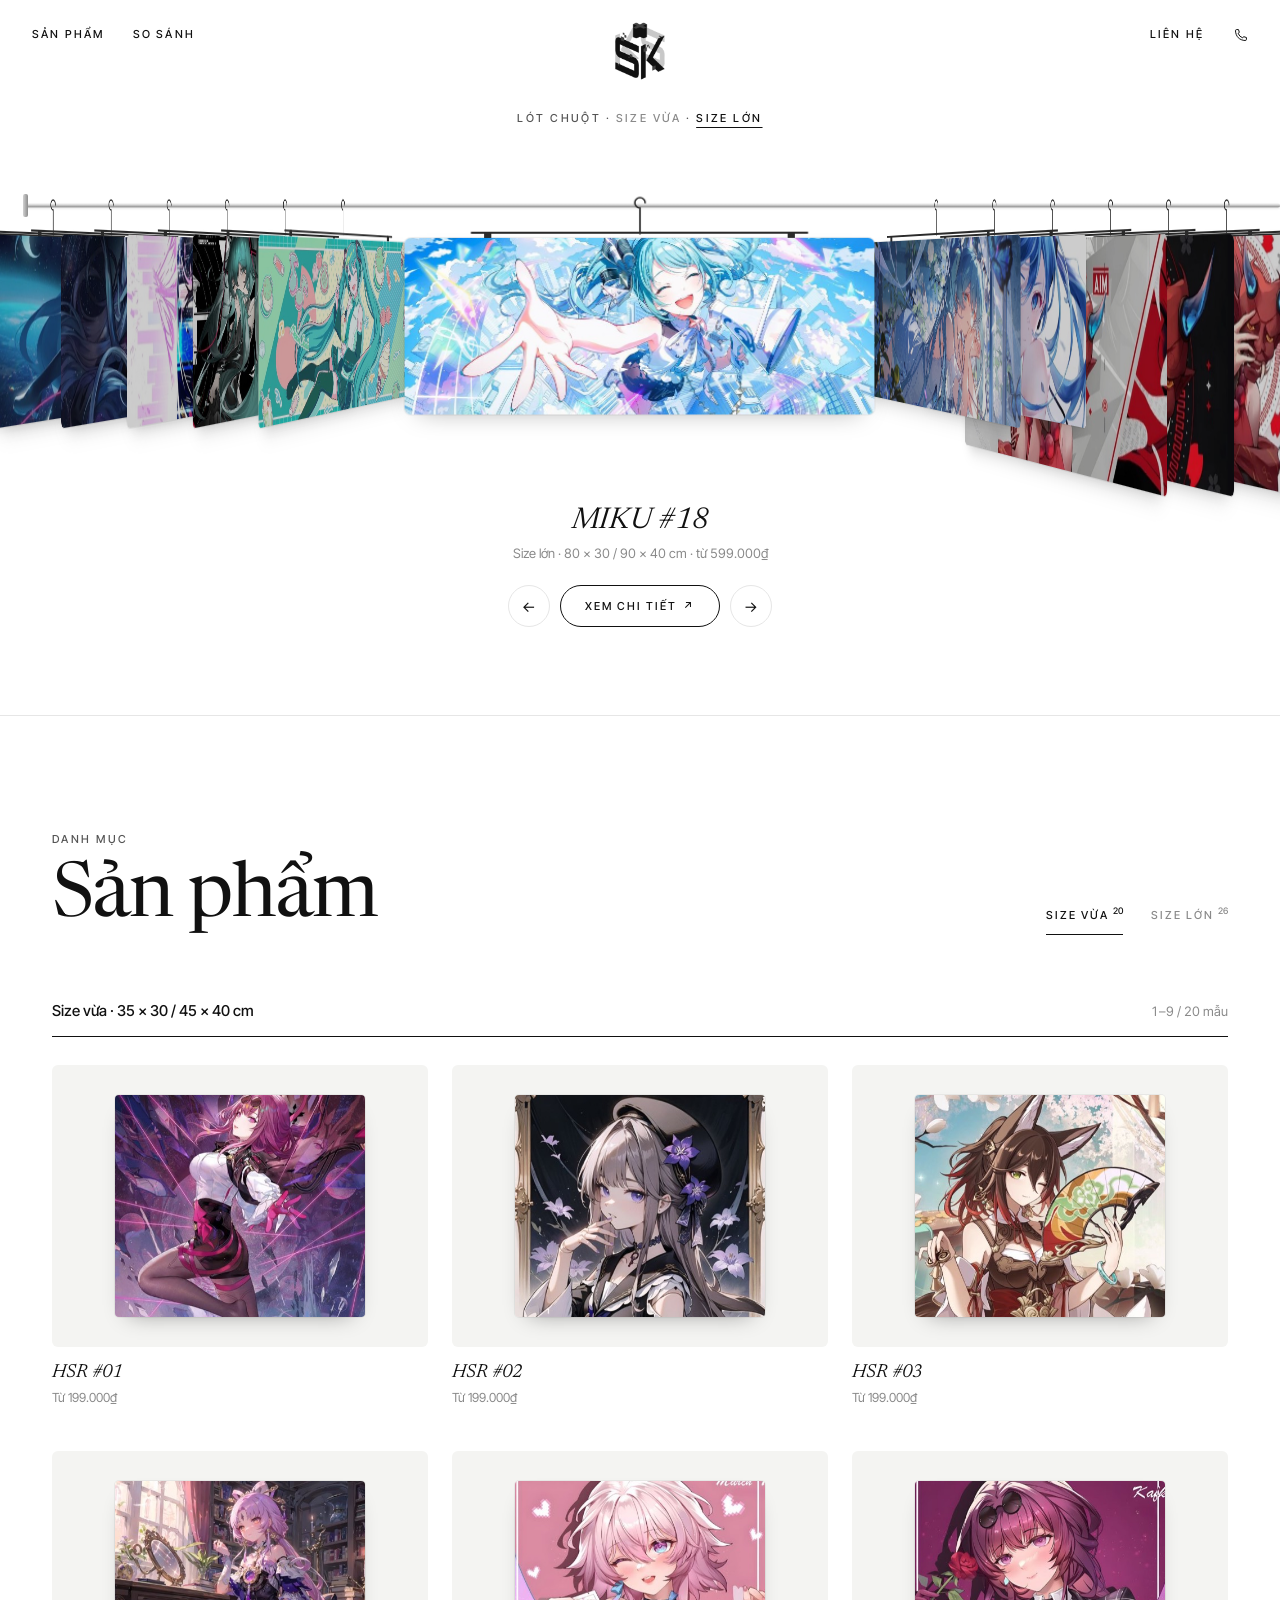
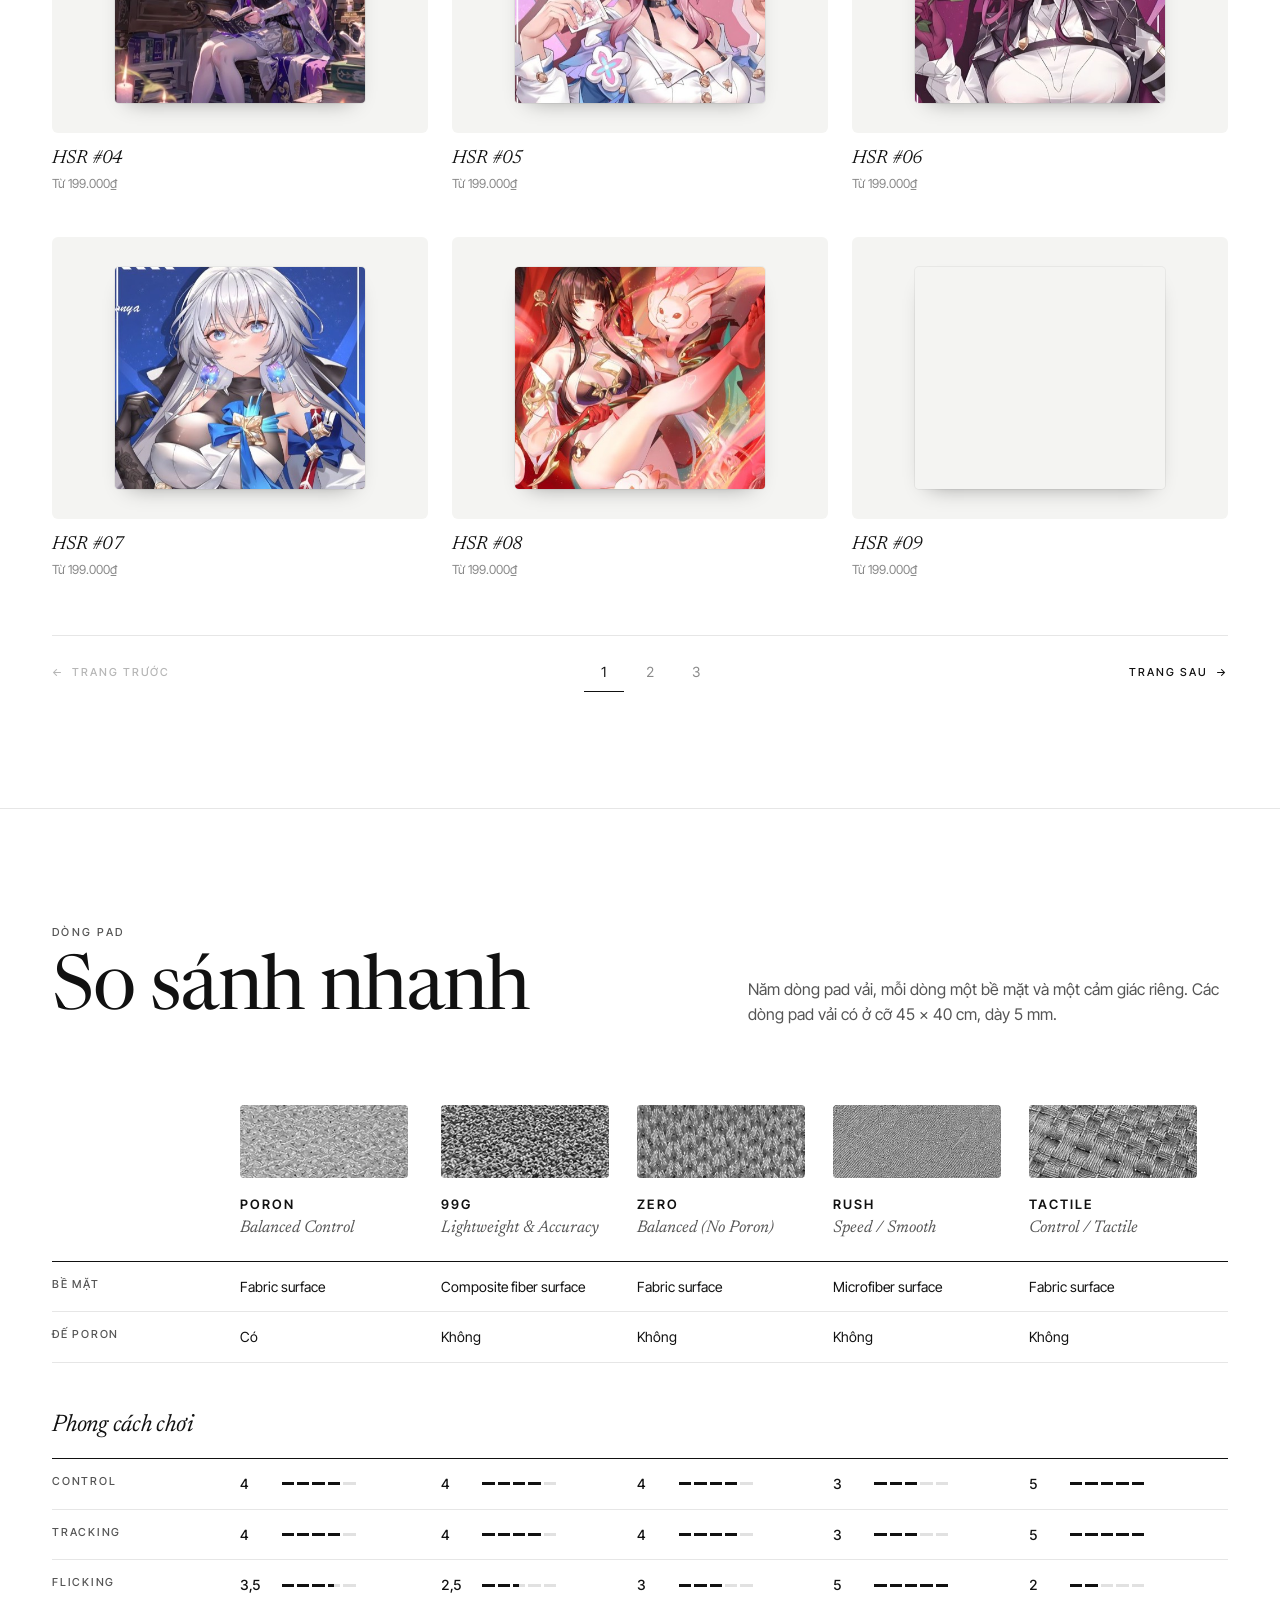
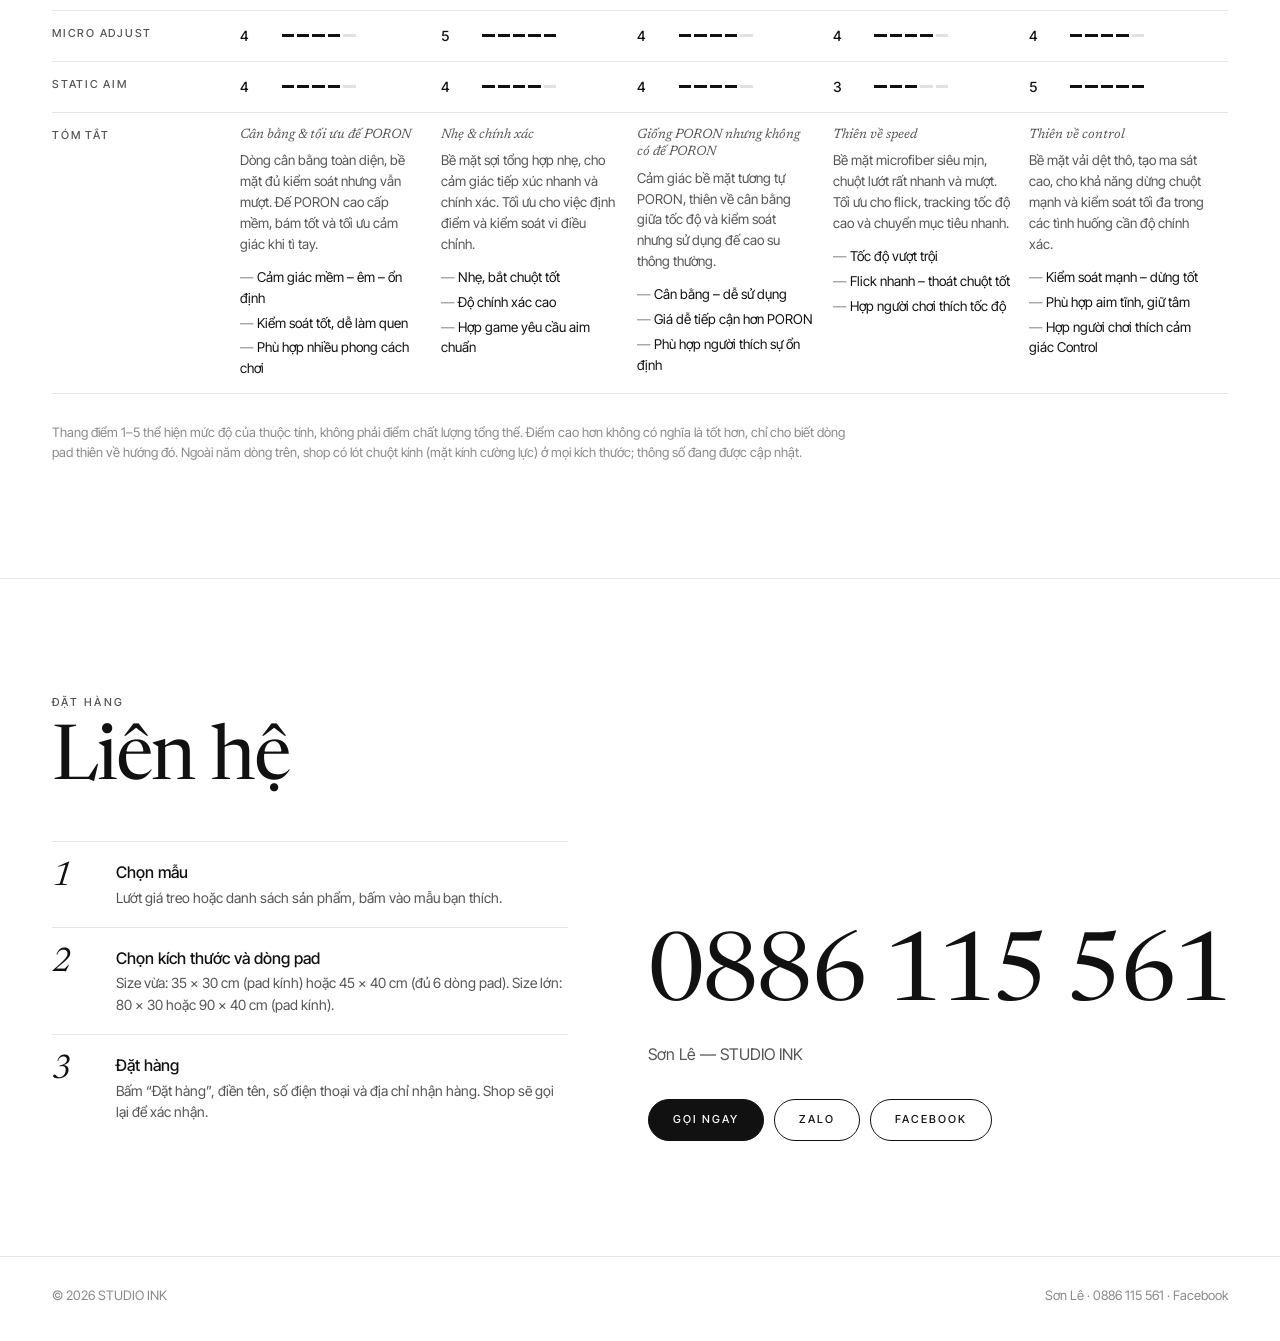
<file: index.html>
<!doctype html>
<html lang="vi">
<head>
  <meta charset="utf-8">
  <meta name="viewport" content="width=device-width, initial-scale=1">
  <title>STUDIO INK · Lót chuột</title>
  <meta name="description" content="STUDIO INK – lót chuột size vừa (35×30, 45×40 cm) và size lớn (80×30, 90×40 cm): PORON, 99G, ZERO, RUSH, TACTILE và lót chuột kính. Liên hệ Sơn Lê 0886 115 561.">
  <!-- Khung xem trước khi gửi link qua Zalo, Facebook, Messenger. Ảnh phải là địa chỉ đầy đủ:
       nếu link Netlify không phải studio-ink.netlify.app thì sửa lại dòng og:image -->
  <meta property="og:type" content="website">
  <meta property="og:site_name" content="STUDIO INK">
  <meta property="og:locale" content="vi_VN">
  <meta property="og:title" content="STUDIO INK · Lót chuột size vừa & size lớn">
  <meta property="og:description" content="Xem mẫu lót chuột 35×30, 45×40, 80×30, 90×40 cm – PORON, 99G, ZERO, RUSH, TACTILE và lót chuột kính. Chọn size, xem giá và đặt hàng online.">
  <meta property="og:image" content="https://studio-ink.netlify.app/assets/share.jpg">
  <meta property="og:image:width" content="1200">
  <meta property="og:image:height" content="630">
  <meta property="og:image:alt" content="STUDIO INK – Lót chuột size vừa và size lớn">
  <meta name="twitter:card" content="summary_large_image">
  <meta name="theme-color" content="#ffffff">
  <!-- trang chỉ có nền sáng: không cho trình duyệt tự làm tối (logo đen sẽ chìm vào nền) -->
  <meta name="color-scheme" content="only light">
  <!-- iPhone không tự biến dãy số (giá, số điện thoại khách nhập) thành link; các nút gọi đã có link riêng -->
  <meta name="format-detection" content="telephone=no">
  <link rel="icon" href="assets/favicon.png">
  <link rel="apple-touch-icon" href="assets/logo.png">
  <link rel="preconnect" href="https://fonts.googleapis.com">
  <link rel="preconnect" href="https://fonts.gstatic.com" crossorigin>
  <link rel="stylesheet" href="https://fonts.googleapis.com/css2?family=Inter+Tight:wght@400;500;600&amp;family=Newsreader:ital,opsz,wght@0,6..72,400;1,6..72,400&amp;display=swap">
  <link rel="stylesheet" href="css/style.css">
  <script src="js/data.js" defer></script>
  <script src="js/rail.js" defer></script>
  <script src="js/main.js" defer></script>
</head>
<body>
  <header class="top" id="top">
    <nav class="top__nav" aria-label="Điều hướng chính">
      <div class="top__links">
        <a href="#products">Sản phẩm</a>
        <a href="#compare">So sánh</a>
      </div>
      <h1 class="top__brand">
        <a class="top__logo" href="#top">
          <img src="assets/logo-mono.png" alt="STUDIO INK" width="313" height="370">
        </a>
      </h1>
      <div class="top__links top__links--end">
        <a href="#contact">Liên hệ</a>
        <a class="top__icon" href="tel:0886115561" aria-label="Gọi 0886 115 561">
          <svg viewBox="0 0 24 24" aria-hidden="true" focusable="false"><path d="M6.6 3.6h2.5l1.3 4-1.8 1.3a11.2 11.2 0 0 0 6.5 6.5l1.3-1.8 4 1.3v2.5c0 1-.8 1.8-1.8 1.7C10.4 18.6 5.4 13.6 4.9 5.3c-.1-1 .7-1.7 1.7-1.7Z"/></svg>
        </a>
      </div>
    </nav>

    <div class="intro">
      <p class="kicker" id="railCats">Lót chuột · Size vừa · Size lớn</p>
    </div>

    <div class="rail" id="rail" tabindex="0" aria-label="Giá treo sản phẩm. Dùng phím mũi tên để chọn mẫu, Enter để xem chi tiết.">
      <div class="rail__bar" aria-hidden="true"></div>
      <div class="rail__items" id="railItems"></div>
    </div>

    <div class="caption">
      <p class="caption__name" id="railName" aria-live="polite"></p>
      <p class="caption__meta" id="railMeta"></p>
      <div class="caption__actions">
        <button class="round-btn" type="button" id="railPrev" aria-label="Mẫu trước">←</button>
        <button class="pill" type="button" id="railOpen">Xem chi tiết <span aria-hidden="true">↗</span></button>
        <button class="round-btn" type="button" id="railNext" aria-label="Mẫu sau">→</button>
      </div>
    </div>
  </header>

  <main>
    <section class="section" id="products" aria-labelledby="productsTitle">
      <div class="wrap">
        <div class="section__head">
          <div>
            <p class="kicker">Danh mục</p>
            <h2 class="section__title" id="productsTitle">Sản phẩm</h2>
          </div>
          <div class="tabs" id="categoryTabs" role="group" aria-label="Chọn danh mục"></div>
        </div>
        <div class="catalog__head">
          <p id="productScope"></p>
          <p id="productRange" aria-live="polite"></p>
        </div>
        <ul class="grid" id="productGrid"></ul>
        <nav class="pager" id="productPager" aria-label="Chuyển trang sản phẩm"></nav>
      </div>
    </section>

    <section class="section" id="compare" aria-labelledby="compareTitle">
      <div class="wrap">
        <div class="section__head">
          <div>
            <p class="kicker">Dòng pad</p>
            <h2 class="section__title" id="compareTitle">So sánh nhanh</h2>
          </div>
          <p class="section__lead">Năm dòng pad vải, mỗi dòng một bề mặt và một cảm giác riêng. Các dòng pad vải có ở cỡ 45 × 40 cm, dày 5 mm.</p>
        </div>
        <div class="table-scroll">
          <table class="compare" id="compareTable"></table>
        </div>
        <!-- điện thoại, iPad dọc: bảng gọn vừa màn hình (không phải vuốt ngang) + chi tiết từng dòng bấm để mở -->
        <div class="compare-m">
          <h3 class="compare-m__title">Phong cách chơi</h3>
          <table class="cmx" id="compareMatrix"></table>
          <h3 class="compare-m__title">Chi tiết từng dòng</h3>
          <div class="acc" id="compareDetails"></div>
        </div>
        <p class="note">Thang điểm 1–5 thể hiện mức độ của thuộc tính, không phải điểm chất lượng tổng thể. Điểm cao hơn không có nghĩa là tốt hơn, chỉ cho biết dòng pad thiên về hướng đó. Ngoài năm dòng trên, shop có lót chuột kính (mặt kính cường lực) ở mọi kích thước; thông số đang được cập nhật.</p>
      </div>
    </section>

    <section class="section" id="contact" aria-labelledby="contactTitle">
      <div class="wrap contact">
        <div>
          <p class="kicker">Đặt hàng</p>
          <h2 class="section__title" id="contactTitle">Liên hệ</h2>
          <ol class="steps">
            <li><strong>Chọn mẫu</strong><span>Lướt giá treo hoặc danh sách sản phẩm, bấm vào mẫu bạn thích.</span></li>
            <li><strong>Chọn kích thước và dòng pad</strong><span>Size vừa: 35 × 30 cm (pad kính) hoặc 45 × 40 cm (đủ 6 dòng pad). Size lớn: 80 × 30 hoặc 90 × 40 cm (pad kính).</span></li>
            <li><strong>Đặt hàng</strong><span>Bấm “Đặt hàng”, điền tên, số điện thoại và địa chỉ nhận hàng. Shop sẽ gọi lại để xác nhận.</span></li>
          </ol>
        </div>
        <div class="contact__card">
          <a class="contact__phone" href="tel:0886115561">0886 115 561</a>
          <p class="contact__who">Sơn Lê — STUDIO INK</p>
          <div class="contact__links">
            <a class="pill pill--solid" href="tel:0886115561">Gọi ngay</a>
            <a class="pill" href="https://zalo.me/0886115561" target="_blank" rel="noopener">Zalo</a>
            <a class="pill" href="https://www.facebook.com/groups/262754227836556/user/61553708279615/" target="_blank" rel="noopener">Facebook</a>
          </div>
        </div>
      </div>
    </section>
  </main>

  <footer class="footer">
    <div class="wrap">
      <p>© <span id="year">2026</span> STUDIO INK</p>
      <p><a href="tel:0886115561">Sơn Lê · 0886 115 561</a> · <a href="https://www.facebook.com/groups/262754227836556/user/61553708279615/" target="_blank" rel="noopener">Facebook</a></p>
    </div>
  </footer>

  <div class="sheet" id="detail" role="dialog" aria-modal="true" aria-labelledby="detailTitle" hidden>
    <div class="sheet__panel" id="detailPanel">
      <div class="sheet__bar">
        <img class="sheet__logo" src="assets/logo-mono.png" alt="" width="313" height="370">
        <span class="sheet__count" id="detailCount"></span>
        <button class="sheet__close" type="button" data-close>Đóng <span aria-hidden="true">✕</span></button>
        <p class="sheet__hint" id="detailHint" aria-hidden="true">← Vuốt ngang để đóng →</p>
      </div>
      <div class="detail">
        <div class="detail__media">
          <div class="detail__frame">
            <img id="detailImg" alt="" draggable="false">
            <button class="frame-arrow frame-arrow--prev" type="button" id="detailPrev" aria-label="Mẫu trước">←</button>
            <button class="frame-arrow frame-arrow--next" type="button" id="detailNext" aria-label="Mẫu sau">→</button>
          </div>
          <div class="surface">
            <span class="surface__swatch" id="detailSwatch" aria-hidden="true"></span>
            <dl class="surface__info">
              <div><dt>Bề mặt</dt><dd id="detailSurfaceName"></dd></div>
              <div><dt>Loại đế</dt><dd id="detailBase"></dd></div>
            </dl>
          </div>
        </div>
        <div class="detail__info">
          <p class="kicker" id="detailKicker"></p>
          <h2 class="detail__title" id="detailTitle"></h2>
          <p class="detail__price" id="detailPrice"></p>
          <fieldset class="choices">
            <legend>Kích thước</legend>
            <div class="choices__grid choices__grid--2" id="detailSizes"></div>
          </fieldset>
          <fieldset class="choices">
            <legend>Dòng pad</legend>
            <div class="choices__grid" id="detailLines"></div>
          </fieldset>
          <div class="qty" id="detailQtyBox">
            <label class="qty__label" for="detailQty">Số lượng</label>
            <div class="qty__control">
              <button type="button" data-qty="-1" aria-label="Bớt một cái">−</button>
              <input id="detailQty" type="number" inputmode="numeric" min="1" max="20" value="1">
              <button type="button" data-qty="1" aria-label="Thêm một cái">+</button>
            </div>
          </div>
          <div class="detail__summary" id="detailSummary"></div>
          <dl class="specs" id="detailSpecs"></dl>
          <p class="detail__help">Cần tư vấn? <a href="tel:0886115561">Gọi 0886 115 561</a> · <a href="https://zalo.me/0886115561" target="_blank" rel="noopener">Nhắn Zalo</a> · <a href="https://www.facebook.com/groups/262754227836556/user/61553708279615/" target="_blank" rel="noopener">Facebook</a></p>
          <button class="text-btn detail__copy" type="button" id="detailCopy">Sao chép mã đặt hàng</button>
        </div>
      </div>
      <!-- luôn nằm ở đáy màn hình: tổng tiền + nút đặt hàng -->
      <div class="buybar">
        <p class="buybar__sum"><strong id="detailTotal"></strong><span id="detailPick"></span></p>
        <button class="pill pill--solid buybar__btn" type="button" id="detailOrder">Đặt hàng</button>
      </div>
    </div>
  </div>

  <dialog class="order" id="order" aria-labelledby="orderTitle">
    <form class="order__form" id="orderForm" novalidate>
      <div class="order__bar">
        <p class="kicker">Đặt hàng</p>
        <button class="sheet__close" type="button" data-order-close>Đóng <span aria-hidden="true">✕</span></button>
      </div>
      <h2 class="order__title" id="orderTitle"></h2>
      <p class="order__summary" id="orderSummary"></p>
      <p class="order__total"><span>Thành tiền</span> <strong id="orderTotal"></strong></p>

      <div class="field">
        <label for="orderName">Tên người nhận</label>
        <input id="orderName" name="name" autocomplete="name" maxlength="80" required autofocus aria-describedby="orderNameError">
        <p class="field__error" id="orderNameError"></p>
      </div>
      <div class="field">
        <label for="orderPhone">Số điện thoại</label>
        <input id="orderPhone" name="phone" type="tel" inputmode="tel" autocomplete="tel" maxlength="20" required aria-describedby="orderPhoneError">
        <p class="field__error" id="orderPhoneError"></p>
      </div>
      <div class="field">
        <label for="orderEmail">Gmail <span>(không bắt buộc)</span></label>
        <input id="orderEmail" name="email" type="email" inputmode="email" autocomplete="email" maxlength="120" aria-describedby="orderEmailError">
        <p class="field__error" id="orderEmailError"></p>
      </div>
      <div class="field">
        <label for="orderAddress">Địa chỉ nhận hàng</label>
        <textarea id="orderAddress" name="address" rows="3" autocomplete="street-address" maxlength="300" required aria-describedby="orderAddressError"></textarea>
        <p class="field__error" id="orderAddressError"></p>
      </div>
      <!-- ô bẫy chống thư rác: người dùng không thấy, máy tự động điền thì đơn bị bỏ qua -->
      <input class="order__honey" name="_honey" tabindex="-1" autocomplete="off" aria-hidden="true">

      <button class="pill pill--solid order__submit" type="submit" id="orderSubmit">Xác nhận đặt hàng</button>
      <p class="order__status" id="orderStatus" role="alert"></p>
      <p class="order__note">Thông tin chỉ dùng để giao hàng. Shop sẽ gọi lại để xác nhận đơn.</p>
    </form>
    <div class="order__done" id="orderDone" hidden>
      <div class="order__bar">
        <p class="kicker">Đã gửi đơn hàng</p>
        <button class="sheet__close" type="button" data-order-close>Đóng <span aria-hidden="true">✕</span></button>
      </div>
      <h2 class="order__title" id="orderDoneTitle" tabindex="-1">Cảm ơn bạn!</h2>
      <p class="order__summary" id="orderDoneText"></p>
      <button class="pill pill--solid order__submit" type="button" data-order-close>Xong</button>
    </div>
  </dialog>

  <div class="toast" id="toast" role="status" aria-live="polite"></div>
</body>
</html>
</file>
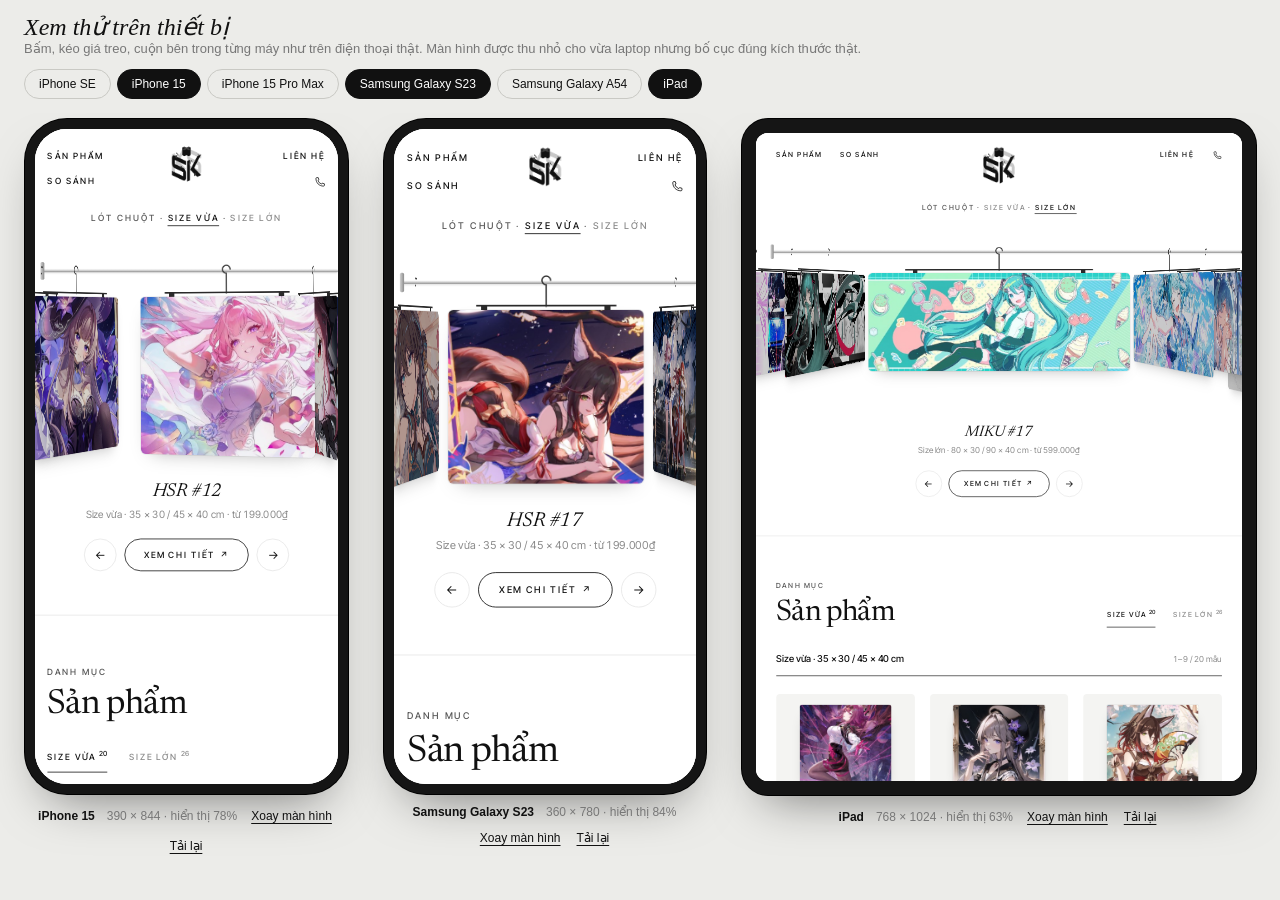
<file: tools/xem-thu-thiet-bi.html>
<!doctype html>
<html lang="vi">
<head>
  <meta charset="utf-8">
  <meta name="viewport" content="width=device-width, initial-scale=1">
  <title>Xem thử trên thiết bị · STUDIO INK</title>
  <link rel="icon" href="../assets/favicon.png">
  <!--
    Trang xem thử dành cho chủ shop, không phải trang bán hàng: hiện web trong khung iPhone,
    Samsung, iPad... đúng kích thước màn hình thật để xem bố cục trên laptop.
    Mở qua máy chủ (F5 trong VS Code): http://localhost:8080/tools/xem-thu-thiet-bi.html
  -->
  <style>
    :root { color-scheme: light; --ink: #111; --muted: #777; }
    * { box-sizing: border-box; }
    body {
      margin: 0;
      background: #ecece9;
      color: var(--ink);
      font: 14px/1.45 -apple-system, BlinkMacSystemFont, "Helvetica Neue", Arial, sans-serif;
      -webkit-font-smoothing: antialiased;
    }
    button { font: inherit; color: inherit; cursor: pointer; }
    .bar {
      display: flex;
      flex-wrap: wrap;
      align-items: center;
      justify-content: space-between;
      gap: 10px 24px;
      padding: 14px 24px;
    }
    h1 { margin: 0; font: italic 400 24px/1.1 Georgia, "Times New Roman", serif; }
    .hint { margin: 0; color: var(--muted); font-size: 13px; }
    .chips { display: flex; flex-wrap: wrap; gap: 6px; }
    .chips button {
      height: 30px;
      padding: 0 14px;
      border: 1px solid #c9c9c4;
      border-radius: 999px;
      background: transparent;
      font-size: 12px;
    }
    .chips button[aria-pressed="true"] { border-color: var(--ink); background: var(--ink); color: #fff; }
    .lab {
      display: flex;
      align-items: flex-start;
      gap: 36px;
      padding: 6px 24px 24px;
      overflow-x: auto;
    }
    /* căn giữa bằng lề tự động: nếu hàng máy rộng hơn cửa sổ thì vẫn cuộn được tới máy đầu tiên */
    .lab > :first-child { margin-left: auto; }
    .lab > :last-child { margin-right: auto; }
    /* bề ngang khung máy do layout() đặt; chú thích tự xuống dòng theo bề ngang đó */
    figure { flex: none; display: grid; justify-items: center; gap: 10px; margin: 0; }
    /* viền máy; màn hình bên trong được thu nhỏ bằng transform nên web vẫn "thấy" đúng kích thước thật */
    .device {
      overflow: hidden;
      border: 10px solid #151515;
      border-radius: 42px;
      background: #fff;
      box-shadow: 0 24px 50px -22px rgba(0, 0, 0, .5), 0 0 0 1px #000;
    }
    .device--tablet { border-width: 14px; border-radius: 26px; }
    .device.is-landscape { border-radius: 34px; }
    .device iframe { display: block; border: 0; transform-origin: 0 0; background: #fff; }
    figcaption { display: flex; flex-wrap: wrap; align-items: center; justify-content: center; gap: 4px 12px; max-width: 100%; font-size: 12px; text-align: center; }
    figcaption strong { font-weight: 600; }
    figcaption span { color: var(--muted); font-variant-numeric: tabular-nums; }
    figcaption button { padding: 4px 2px; border: 0; background: none; text-decoration: underline; text-underline-offset: 3px; }
  </style>
</head>
<body>
  <div class="bar">
    <div>
      <h1>Xem thử trên thiết bị</h1>
      <p class="hint">Bấm, kéo giá treo, cuộn bên trong từng máy như trên điện thoại thật. Màn hình được thu nhỏ cho vừa laptop nhưng bố cục đúng kích thước thật.</p>
    </div>
    <div class="chips" id="chips" role="group" aria-label="Chọn thiết bị"></div>
  </div>
  <div class="lab" id="lab"></div>

  <script>
    (function () {
      'use strict';

      const SITE = '../index.html';
      // Kích thước màn hình (điểm ảnh CSS) của các máy phổ biến
      const DEVICES = [
        { id: 'se', name: 'iPhone SE', w: 375, h: 667, kind: 'phone', on: false },
        { id: 'ip15', name: 'iPhone 15', w: 390, h: 844, kind: 'phone', on: true },
        { id: 'max', name: 'iPhone 15 Pro Max', w: 430, h: 932, kind: 'phone', on: false },
        { id: 's23', name: 'Samsung Galaxy S23', w: 360, h: 780, kind: 'phone', on: true },
        { id: 'a54', name: 'Samsung Galaxy A54', w: 412, h: 915, kind: 'phone', on: false },
        { id: 'ipad', name: 'iPad', w: 768, h: 1024, kind: 'tablet', on: true },
      ];
      const lab = document.getElementById('lab');
      const chips = document.getElementById('chips');

      chips.innerHTML = DEVICES.map((d) => `<button type="button" data-id="${d.id}" aria-pressed="${d.on}">${d.name}</button>`).join('');
      chips.addEventListener('click', (e) => {
        const btn = e.target.closest('button');
        if (!btn) return;
        const d = DEVICES.find((x) => x.id === btn.dataset.id);
        d.on = !d.on;
        btn.setAttribute('aria-pressed', String(d.on));
        render();
      });

      function render() {
        lab.innerHTML = '';
        DEVICES.filter((d) => d.on).forEach((d) => {
          const fig = document.createElement('figure');
          fig.dataset.id = d.id;
          fig.innerHTML = `
            <div class="device device--${d.kind}"><iframe title="Web trên ${d.name}" src="${SITE}"></iframe></div>
            <figcaption>
              <strong>${d.name}</strong><span class="size"></span>
              <button type="button" data-act="rotate">Xoay màn hình</button>
              <button type="button" data-act="reload">Tải lại</button>
            </figcaption>`;
          const frame = fig.querySelector('iframe');
          // Ẩn thanh cuộn trong khung cho giống điện thoại (chỉ được khi cùng máy chủ)
          frame.addEventListener('load', () => {
            try {
              const style = frame.contentDocument.createElement('style');
              style.textContent = 'html{scrollbar-width:none}::-webkit-scrollbar{display:none}';
              frame.contentDocument.head.appendChild(style);
            } catch (err) { /* mở bằng file:// thì bỏ qua */ }
          });
          d.el = fig;
          lab.appendChild(fig);
        });
        layout();
      }

      // Mỗi máy cao vừa cửa sổ; nếu cả hàng rộng hơn cửa sổ thì thu nhỏ đều tất cả.
      // Viền máy (bezel) giữ nguyên độ dày nên được trừ ra trước khi tính tỉ lệ.
      function layout() {
        const shown = DEVICES.filter((d) => d.on && d.el);
        if (!shown.length) return;
        const top = lab.getBoundingClientRect().top;
        const availH = Math.max(320, window.innerHeight - top - 84); // chừa chỗ cho chú thích
        const sizes = shown.map((d) => {
          const [w, h] = d.landscape ? [d.h, d.w] : [d.w, d.h];
          const bezel = d.kind === 'tablet' ? 28 : 20;
          return { d, w, h, bezel, s: Math.min(1, (availH - bezel) / h) };
        });
        const availW = lab.clientWidth - 48 - 36 * (shown.length - 1);
        const screensW = sizes.reduce((sum, x) => sum + x.w * x.s, 0);
        const bezelsW = sizes.reduce((sum, x) => sum + x.bezel, 0);
        const k = Math.min(1, Math.max(0.25, (availW - bezelsW) / screensW));
        sizes.forEach(({ d, w, h, bezel, s }) => {
          const scale = s * k;
          const boxW = Math.floor(w * scale) + bezel;
          const box = d.el.querySelector('.device');
          const frame = d.el.querySelector('iframe');
          box.classList.toggle('is-landscape', Boolean(d.landscape));
          box.style.width = `${boxW}px`;
          box.style.height = `${Math.floor(h * scale) + bezel}px`;
          d.el.style.width = `${boxW}px`;
          frame.style.width = `${w}px`;
          frame.style.height = `${h}px`;
          frame.style.transform = `scale(${scale})`;
          d.el.querySelector('.size').textContent = `${w} × ${h}${scale < 0.999 ? ` · hiển thị ${Math.round(scale * 100)}%` : ''}`;
        });
      }

      lab.addEventListener('click', (e) => {
        const btn = e.target.closest('[data-act]');
        if (!btn) return;
        const d = DEVICES.find((x) => x.id === btn.closest('figure').dataset.id);
        if (btn.dataset.act === 'rotate') {
          d.landscape = !d.landscape;
          layout();
        } else {
          d.el.querySelector('iframe').contentWindow.location.reload();
        }
      });
      window.addEventListener('resize', layout);
      render();
    })();
  </script>
</body>
</html>
</file>
<file: css/style.css>
/* ==========================================================
   STUDIO INK — nền trắng, chữ đen, tối giản; đẹp nhờ chữ
   Inter Tight cho chữ thường, Newsreader nghiêng cho điểm nhấn
   ========================================================== */

:root {
  --paper: #fff;
  --ink: #111;
  --ink-2: #555;
  --ink-3: #8a8a8a;
  --line: #e6e6e6;
  --wash: #f4f4f2;
  --sans: "Inter Tight", "Helvetica Neue", Helvetica, Arial, sans-serif;
  --serif: "Newsreader", Georgia, "Times New Roman", serif;
  --gutter: 16px;
  color-scheme: only light; /* chặn chế độ tự làm tối trang (logo đen sẽ biến mất) */
}
@media (min-width: 768px) { :root { --gutter: 32px; } }

*, *::before, *::after { box-sizing: border-box; }

html {
  scroll-behavior: smooth;
  -webkit-text-size-adjust: 100%;
  overflow-x: clip;
}
html.modal-open { overflow: hidden; }

body {
  margin: 0;
  background: var(--paper);
  color: var(--ink);
  font-family: var(--sans);
  font-size: 16px;
  line-height: 1.55;
  -webkit-font-smoothing: antialiased;
  -moz-osx-font-smoothing: grayscale;
}

img { display: block; max-width: 100%; }
a { color: inherit; text-decoration: none; }
button { padding: 0; border: 0; background: none; font: inherit; color: inherit; cursor: pointer; }
h1, h2, h3, p, figure, dl, dd, ul, ol { margin: 0; }
ul, ol { padding: 0; list-style: none; }
:focus-visible { outline: 1.5px solid var(--ink); outline-offset: 3px; }

.wrap { max-width: 1240px; margin-inline: auto; padding-inline: var(--gutter); }

/* ---------- Chữ ---------- */
.kicker {
  font-size: 11px;
  font-weight: 500;
  letter-spacing: .22em;
  text-transform: uppercase;
  color: var(--ink-2);
}

/* ---------- Nút ---------- */
.pill {
  display: inline-flex;
  align-items: center;
  justify-content: center;
  gap: .6em;
  height: 42px;
  padding: 0 24px;
  border: 1px solid var(--ink);
  border-radius: 999px;
  font-size: 11px;
  font-weight: 500;
  letter-spacing: .18em;
  text-transform: uppercase;
  white-space: nowrap;
  transition: background-color .15s, color .15s;
}
.pill--solid { background: var(--ink); color: var(--paper); }
.round-btn {
  display: inline-grid;
  place-items: center;
  width: 42px;
  height: 42px;
  border: 1px solid var(--line);
  border-radius: 50%;
  font-size: 15px;
  transition: border-color .15s;
}
.text-btn {
  font-size: 13px;
  text-decoration: underline;
  text-decoration-thickness: 1px;
  text-underline-offset: 4px;
}

/* ---------- Đầu trang ---------- */
.top { overflow: hidden; padding-top: 22px; }
.top__nav {
  display: grid;
  grid-template-columns: 1fr auto 1fr;
  align-items: start;
  gap: 12px;
  max-width: 1600px;
  margin-inline: auto;
  padding-inline: var(--gutter);
}
.top__links {
  display: flex;
  align-items: center;
  gap: 16px 28px;
  padding-top: 4px;
  font-size: 11px;
  font-weight: 500;
  letter-spacing: .2em;
  text-transform: uppercase;
}
.top__links--end { justify-content: flex-end; }
.top__icon svg { width: 17px; height: 17px; fill: none; stroke: currentColor; stroke-width: 1.4; stroke-linejoin: round; }
.top__brand { font-size: inherit; font-weight: inherit; }
.top__logo { display: block; }
.top__logo img { width: auto; height: 58px; }
@media (max-width: 560px) {
  .top__links { flex-direction: column; align-items: flex-start; gap: 8px; }
  .top__links--end { align-items: flex-end; }
  .top__logo img { height: 46px; }
}

.intro { padding: 30px var(--gutter) 0; text-align: center; }
.intro .kicker button {
  letter-spacing: inherit;
  text-transform: inherit;
  color: var(--ink-3);
  text-decoration: underline transparent;
  text-decoration-thickness: 1px;
  text-underline-offset: 5px;
  transition: color .15s;
}
.intro .kicker button[aria-pressed="true"] { color: var(--ink); text-decoration-color: currentColor; }

/* Giá treo */
.rail {
  position: relative;
  height: var(--rail-h, 360px);
  margin-top: clamp(28px, 4vw, 48px);
  cursor: grab;
  outline: none;
  touch-action: pan-y;
  user-select: none;
  -webkit-user-select: none;
}
.rail.is-dragging,
.rail.is-dragging * { cursor: grabbing !important; }
.rail__bar {
  position: absolute;
  top: 27.5px;
  left: max(10px, calc(var(--gutter) - 6px));
  right: 0;
  height: 5px;
  border-radius: 3px;
  background: linear-gradient(180deg, #fdfdfd 0%, #d6d6d6 38%, #9e9e9e 72%, #dedede 100%);
  box-shadow: 0 1px 2px rgba(0, 0, 0, .08);
}
/* giá đỡ ở đầu thanh treo */
.rail__bar::before {
  content: "";
  position: absolute;
  top: -9px;
  left: -3px;
  width: 5px;
  height: 23px;
  border-radius: 2px;
  background: linear-gradient(90deg, #d2d2d2, #8c8c8c);
}
.rail__items { position: absolute; inset: 0; perspective: 1900px; perspective-origin: 50% 30%; }
.rail__item {
  position: absolute;
  top: 24px;
  left: 50%;
  width: var(--w);
  height: calc(var(--h) + 40px);
  margin-left: calc(var(--w) / -2);
  transform-origin: 50% 6px; /* tâm móc, nằm trên thanh treo */
  cursor: inherit;
  will-change: transform;
  -webkit-tap-highlight-color: transparent;
}
.rail__item.is-active { cursor: pointer; }
.rail__hook {
  position: absolute;
  top: 0;
  left: calc(50% - 8px);
  width: 16px;
  height: 36px;
  overflow: visible;
  fill: none;
  stroke: #2a2a2a;
  stroke-width: 1.6;
  stroke-linecap: round;
}
/* thanh móc + hai kẹp giữ mép pad */
.rail__hanger {
  position: absolute;
  top: 34px;
  left: 14%;
  width: 72%;
  height: 2px;
  border-radius: 1px;
  background: #2a2a2a;
}
.rail__hanger::before,
.rail__hanger::after {
  content: "";
  position: absolute;
  top: 0;
  width: 7px;
  height: 12px;
  border-radius: 1.5px;
  background: #2a2a2a;
}
.rail__hanger::before { left: 4%; }
.rail__hanger::after { right: 4%; }
.rail__pad {
  position: absolute;
  top: 40px;
  left: 0;
  width: var(--w);
  height: var(--h);
  overflow: hidden;
  border-radius: 6px;
  background: var(--wash);
  box-shadow: 0 0 0 1px rgba(0, 0, 0, .06), 0 10px 24px -14px rgba(0, 0, 0, .35);
}
.rail__pad img { width: 100%; height: 100%; object-fit: cover; pointer-events: none; -webkit-user-drag: none; }
.rail__shade { position: absolute; inset: 0; background: #000; opacity: 0; pointer-events: none; }
.rail:focus-visible .rail__item.is-active .rail__pad { outline: 1.5px solid var(--ink); outline-offset: 5px; }

.caption { display: grid; justify-items: center; gap: 4px; padding: 4px var(--gutter) clamp(56px, 8vw, 88px); text-align: center; }
.caption__name { min-height: 1.2em; font-family: var(--serif); font-size: clamp(24px, 2.4vw, 30px); font-style: italic; line-height: 1.2; letter-spacing: -.01em; }
.caption__meta { font-size: 13px; color: var(--ink-3); font-variant-numeric: tabular-nums; }
.caption__actions { display: flex; align-items: center; gap: 10px; margin-top: 18px; }

/* ---------- Phần nội dung ---------- */
.section { padding: clamp(64px, 9vw, 120px) 0; border-top: 1px solid var(--line); }
.section__head {
  display: flex;
  flex-wrap: wrap;
  align-items: flex-end;
  justify-content: space-between;
  gap: 24px 48px;
  margin-bottom: clamp(36px, 5vw, 64px);
}
.section__title {
  margin-top: 14px;
  font-family: var(--serif);
  font-size: clamp(44px, 6vw, 76px);
  font-weight: 400;
  line-height: .95;
  letter-spacing: -.025em;
}
.section__lead { max-width: 30em; color: var(--ink-2); }

/* Lọc theo kích thước */
.tabs { display: flex; flex-wrap: wrap; gap: 6px 28px; }
.tabs button {
  padding: 6px 0;
  border-bottom: 1px solid transparent;
  font-size: 11px;
  font-weight: 500;
  letter-spacing: .18em;
  text-transform: uppercase;
  color: var(--ink-3);
  transition: color .15s, border-color .15s;
}
.tabs button sup { margin-left: 4px; font-size: 9px; letter-spacing: 0; }
.tabs button[aria-pressed="true"] { color: var(--ink); border-bottom-color: var(--ink); }

/* Danh sách sản phẩm */
.catalog__head {
  display: flex;
  flex-wrap: wrap;
  align-items: baseline;
  justify-content: space-between;
  gap: 4px 24px;
  margin-bottom: 28px;
  padding-bottom: 14px;
  border-bottom: 1px solid var(--ink);
  font-size: 13px;
  color: var(--ink-3);
}
.catalog__head p:first-child { font-size: 15px; font-weight: 500; color: var(--ink); }
.catalog__head p:last-child { font-variant-numeric: tabular-nums; }
.grid { display: grid; grid-template-columns: repeat(3, minmax(0, 1fr)); gap: 44px 24px; }
@media (max-width: 639px) {
  .grid { grid-template-columns: repeat(2, minmax(0, 1fr)); gap: 32px 14px; }
  .grid--wide { grid-template-columns: minmax(0, 1fr); } /* pad dài: một cột cho đủ to */
}
.card { display: grid; gap: 3px; width: 100%; text-align: left; }
/* khung ô theo danh mục (--tile do main.js đặt); lề 8% khớp TILE_PAD trong main.js */
.card__media {
  display: flex;
  align-items: center;
  justify-content: center;
  margin-bottom: 12px;
  padding: 8%;
  aspect-ratio: var(--tile, 4 / 3);
  border-radius: 6px;
  background: var(--wash);
}
.card__media img {
  height: auto;
  aspect-ratio: var(--ar);
  object-fit: cover;
  border-radius: 4px;
  box-shadow: 0 0 0 1px rgba(0, 0, 0, .05), 0 10px 22px -14px rgba(0, 0, 0, .45);
  transition: opacity .2s;
}
.card__name { font-family: var(--serif); font-size: 19px; font-style: italic; line-height: 1.2; }
.card__meta { font-size: 12.5px; color: var(--ink-3); }

/* Chuyển trang */
.pager {
  display: flex;
  align-items: center;
  justify-content: space-between;
  gap: 16px;
  margin-top: 56px;
  padding-top: 16px;
  border-top: 1px solid var(--line);
}
.pager:empty { display: none; }
.pager > button {
  display: inline-flex;
  align-items: center;
  gap: .7em;
  min-width: 40px;
  height: 40px;
  font-size: 11px;
  font-weight: 500;
  letter-spacing: .18em;
  text-transform: uppercase;
}
.pager__pages { display: flex; flex-wrap: wrap; justify-content: center; gap: 4px 6px; }
.pager__pages button {
  min-width: 40px;
  height: 40px;
  border-bottom: 1px solid transparent;
  font-size: 14px;
  font-variant-numeric: tabular-nums;
  color: var(--ink-3);
}
.pager__pages button[aria-current="page"] { color: var(--ink); border-bottom-color: var(--ink); }
.pager button:disabled { opacity: .3; cursor: default; }
@media (max-width: 560px) { .pager__label { display: none; } }

/* So sánh nhanh */
.table-scroll {
  margin-inline: calc(var(--gutter) * -1);
  padding-inline: var(--gutter);
  overflow-x: auto;
  -webkit-overflow-scrolling: touch;
}
.compare { width: 100%; min-width: 860px; border-collapse: separate; border-spacing: 0; font-size: 14px; }
.compare th,
.compare td { padding: 14px 18px 14px 0; text-align: left; vertical-align: top; border-bottom: 1px solid var(--line); }
.compare thead th,
.compare thead td { padding-bottom: 18px; vertical-align: bottom; border-bottom-color: var(--ink); }
.compare__tex {
  width: 100%;
  max-width: 168px;
  margin-bottom: 16px;
  aspect-ratio: 2.3 / 1;
  object-fit: cover;
  border-radius: 4px;
  filter: grayscale(1) contrast(1.05);
}
.compare__name { display: block; font-size: 13px; font-weight: 600; letter-spacing: .16em; }
.compare__tag { display: block; margin-top: 2px; font-family: var(--serif); font-size: 17px; font-style: italic; font-weight: 400; color: var(--ink-2); }
.compare tbody th {
  width: 16%;
  padding-right: 24px;
  font-size: 11px;
  font-weight: 500;
  letter-spacing: .16em;
  text-transform: uppercase;
  white-space: nowrap;
  color: var(--ink-2);
}
.compare .compare__group th {
  padding-top: 44px;
  border-bottom-color: var(--ink);
  font-family: var(--serif);
  font-size: 24px;
  font-style: italic;
  font-weight: 400;
  letter-spacing: -.01em;
  text-transform: none;
  color: var(--ink);
}
.compare__group span { position: sticky; left: 0; }
/* cột tên thuộc tính đứng yên khi cuộn ngang trên điện thoại */
.compare thead td:first-child,
.compare tbody tr:not(.compare__group) th {
  position: sticky;
  left: 0;
  z-index: 1;
  background: var(--paper);
  box-shadow: calc(var(--gutter) * -1) 0 0 var(--paper); /* che cả phần lề bên trái */
}
.value { display: flex; align-items: center; gap: 12px; }
.value__num { min-width: 2.1em; font-weight: 500; font-variant-numeric: tabular-nums; }
.meter { display: grid; grid-template-columns: repeat(5, 1fr); gap: 3px; width: 74px; }
.meter i { height: 3px; background: linear-gradient(90deg, var(--ink) calc(var(--f) * 100%), #e1e1e1 0); }
.compare__headline { margin-bottom: 6px; font-family: var(--serif); font-size: 18px; font-style: italic; line-height: 1.3; }
.compare td p { font-size: 13.5px; color: var(--ink-2); }
.compare td ul { display: grid; gap: 4px; margin-top: 12px; font-size: 13.5px; }
.compare td li::before { content: "— "; color: var(--ink-3); }
.note { max-width: 62em; margin-top: 28px; font-size: 13px; color: var(--ink-3); }

/* So sánh nhanh trên điện thoại, iPad dọc: bảng gọn + chi tiết từng dòng (bảng đầy đủ chỉ từ 900px) */
.compare-m { display: none; }
@media (max-width: 899px) {
  .table-scroll { display: none; }
  .compare-m { display: block; }
}
.compare-m__title {
  margin: 0 0 14px;
  font-family: var(--serif);
  font-size: 24px;
  font-style: italic;
  font-weight: 400;
  letter-spacing: -.01em;
}
.compare-m__title + .acc { border-top: 1px solid var(--ink); }
.cmx { width: 100%; margin-bottom: 48px; border-collapse: collapse; table-layout: fixed; }
.cmx thead td { width: 25%; border-bottom: 1px solid var(--ink); }
.cmx thead th {
  padding: 0 1px 10px;
  border-bottom: 1px solid var(--ink);
  font-size: 10px;
  font-weight: 600;
  letter-spacing: .06em;
  text-align: center;
  white-space: nowrap;
}
.cmx tbody th {
  padding: 12px 6px 12px 0;
  border-bottom: 1px solid var(--line);
  font-family: var(--serif);
  font-size: 15px;
  font-style: italic;
  font-weight: 400;
  line-height: 1.15;
  text-align: left;
}
.cmx td { padding: 12px 1px; border-bottom: 1px solid var(--line); text-align: center; vertical-align: middle; }
.cmx__num { display: block; font-size: 14px; font-weight: 500; line-height: 1; font-variant-numeric: tabular-nums; }
.cmx .meter { width: min(36px, 70%); margin: 7px auto 0; gap: 2px; } /* ngắn hơn cột để thanh các cột không dính nhau */
.cmx__base td { font-size: 13px; color: var(--ink-2); }
@media (max-width: 359px) {
  .cmx thead td { width: 23%; }
  .cmx thead th { font-size: 9px; letter-spacing: .02em; }
  .cmx tbody th { font-size: 14px; }
}
@media (min-width: 600px) {
  .cmx thead th { font-size: 11px; letter-spacing: .12em; }
  .cmx .meter { width: min(64px, 66%); gap: 3px; }
}

/* Chi tiết từng dòng: bấm để mở/đóng */
.acc__item { border-bottom: 1px solid var(--line); }
.acc__item summary {
  display: grid;
  grid-template-columns: 56px minmax(0, 1fr) 24px;
  align-items: center;
  gap: 14px;
  min-height: 64px;
  padding: 12px 0;
  list-style: none;
  cursor: pointer;
  -webkit-tap-highlight-color: transparent;
}
.acc__item summary::-webkit-details-marker { display: none; }
.acc__tex {
  aspect-ratio: 2.3 / 1;
  border-radius: 3px;
  background: var(--wash) center / cover no-repeat;
  filter: grayscale(1) contrast(1.05);
}
.acc__head { display: grid; gap: 1px; }
.acc__name { font-size: 12.5px; font-weight: 600; letter-spacing: .14em; }
.acc__tag { font-family: var(--serif); font-size: 16px; font-style: italic; line-height: 1.25; color: var(--ink-2); }
/* dấu + / − vẽ bằng hai vạch */
.acc__icon { position: relative; justify-self: end; width: 14px; height: 14px; }
.acc__icon::before,
.acc__icon::after { content: ""; position: absolute; top: 6.5px; left: 0; width: 14px; height: 1px; background: var(--ink); transition: transform .2s; }
.acc__icon::after { transform: rotate(90deg); }
.acc__item[open] .acc__icon::after { transform: rotate(0deg); }
.acc__body { padding: 0 0 22px; }
.acc__specs { display: grid; gap: 4px; margin-bottom: 16px; font-size: 14px; }
.acc__specs div { display: flex; gap: 12px; }
.acc__specs dt { min-width: 64px; color: var(--ink-3); }
.acc__headline { margin-bottom: 6px; font-family: var(--serif); font-size: 19px; font-style: italic; line-height: 1.3; }
.acc__body p + p { color: var(--ink-2); font-size: 15px; }
.acc__body ul { display: grid; gap: 4px; margin-top: 12px; font-size: 14.5px; }
.acc__body li::before { content: "— "; color: var(--ink-3); }

/* Liên hệ */
.contact { display: grid; gap: 56px; }
@media (min-width: 900px) { .contact { grid-template-columns: 1fr 1fr; align-items: end; gap: 80px; } }
.steps { display: grid; gap: 0; margin-top: 44px; counter-reset: step; }
.steps li {
  display: grid;
  grid-template-columns: 48px 1fr;
  gap: 2px 16px;
  padding: 18px 0;
  border-top: 1px solid var(--line);
  counter-increment: step;
}
.steps li::before { content: counter(step); grid-row: span 2; font-family: var(--serif); font-size: 34px; font-style: italic; line-height: 1; }
.steps strong { font-weight: 500; }
.steps span { font-size: 14px; color: var(--ink-2); }
.contact__phone {
  display: inline-block;
  font-family: var(--serif);
  font-size: clamp(46px, 7.4vw, 104px);
  line-height: 1;
  letter-spacing: -.03em;
  white-space: nowrap;
}
.contact__who { margin-top: 16px; color: var(--ink-2); }
.contact__links { display: flex; flex-wrap: wrap; gap: 10px; margin-top: 32px; }

/* Chân trang */
.footer { padding: 28px 0 36px; border-top: 1px solid var(--line); font-size: 13px; color: var(--ink-3); }
.footer .wrap { display: flex; flex-wrap: wrap; justify-content: space-between; gap: 8px 24px; }

/* ---------- Trang chi tiết ----------
   Điện thoại, iPad dọc: phủ kín màn hình, vuốt ngang để đóng.
   Màn hình từ 1024px: khung giữa màn hình, bấm vào nền mờ hai bên để đóng. */
.sheet {
  position: fixed;
  inset: 0;
  z-index: 100;
  overflow-y: auto;
  overscroll-behavior: contain;
  touch-action: pan-y pinch-zoom; /* trình duyệt chỉ lo cuộn dọc + phóng to; vuốt ngang để js xử lý */
  opacity: 0;
  transition: opacity .2s ease;
}
.sheet[hidden] { display: none; }
.sheet.is-open { opacity: 1; }
/* nền mờ phía sau; --veil giảm dần khi đang vuốt */
.sheet::before {
  content: "";
  position: fixed;
  inset: 0;
  background: rgba(17, 17, 17, .42);
  opacity: var(--veil, 1);
  transition: opacity .24s ease;
}
.sheet__panel {
  position: relative;
  display: flex;
  flex-direction: column;
  min-height: 100%;
  background: var(--paper);
  transition: transform .26s cubic-bezier(.2, .8, .2, 1);
}
.sheet.is-swiping .sheet__panel,
.sheet.is-swiping::before { transition: none; }
@media (min-width: 1024px) {
  .sheet { cursor: pointer; } /* vùng nền mờ hai bên: bấm để đóng */
  .sheet__panel {
    width: min(1120px, calc(100% - 2 * max(56px, 6vw)));
    margin-inline: auto;
    cursor: auto;
    box-shadow: 0 0 0 1px rgba(0, 0, 0, .06), 0 0 80px rgba(0, 0, 0, .22);
  }
}
.sheet__bar {
  position: sticky;
  top: 0;
  z-index: 3;
  display: grid;
  grid-template-columns: 1fr auto 1fr;
  align-items: center;
  gap: 12px;
  padding: 14px var(--gutter);
  background: rgba(255, 255, 255, .95);
}
.sheet__logo { width: auto; height: 32px; }
.sheet__count { font-size: 11px; font-weight: 500; letter-spacing: .2em; color: var(--ink-3); font-variant-numeric: tabular-nums; }
.sheet__close {
  justify-self: end;
  display: inline-flex;
  align-items: center;
  gap: 10px;
  font-size: 11px;
  font-weight: 500;
  letter-spacing: .2em;
  text-transform: uppercase;
}
/* lời nhắc vuốt (chỉ hiện chốc lát trên màn hình cảm ứng) */
.sheet__hint {
  position: absolute;
  top: calc(100% + 6px);
  left: 50%;
  padding: 7px 14px;
  border-radius: 999px;
  background: var(--ink);
  color: var(--paper);
  font-size: 12px;
  white-space: nowrap;
  opacity: 0;
  translate: -50% -4px;
  pointer-events: none;
  transition: opacity .3s, translate .3s;
}
.sheet__hint.is-on { opacity: 1; translate: -50% 0; }

.detail {
  display: grid;
  gap: 28px;
  width: 100%;
  max-width: 1240px;
  margin: 0 auto;
  padding: 4px var(--gutter) 40px;
}
@media (min-width: 900px) {
  .detail { grid-template-columns: minmax(0, 1.3fr) minmax(320px, 1fr); align-items: start; gap: 64px; padding-top: 16px; }
  .detail__media { position: sticky; top: 72px; }
}
.detail__frame {
  position: relative;
  display: grid;
  place-items: center;
  padding: clamp(14px, 4vw, 48px);
  border-radius: 8px;
  background: var(--wash);
}
.detail__frame img {
  width: 100%;
  aspect-ratio: var(--ar, 45 / 40);
  object-fit: cover;
  border-radius: 6px;
  box-shadow: 0 0 0 1px rgba(0, 0, 0, .05), 0 18px 40px -22px rgba(0, 0, 0, .45);
  -webkit-user-drag: none;
}
/* nút chuyển mẫu nằm trên ảnh, vừa ngón cái */
.frame-arrow {
  position: absolute;
  top: 50%;
  display: grid;
  place-items: center;
  width: 40px;
  height: 40px;
  margin-top: -20px;
  border: 1px solid var(--line);
  border-radius: 50%;
  background: rgba(255, 255, 255, .94);
  font-size: 15px;
  box-shadow: 0 2px 8px rgba(0, 0, 0, .12);
}
.frame-arrow[hidden] { display: none; }
.frame-arrow--prev { left: 8px; }
.frame-arrow--next { right: 8px; }
/* Bề mặt pad + loại đế, ngay dưới ảnh sản phẩm */
.surface {
  display: grid;
  grid-template-columns: minmax(96px, 150px) 1fr;
  align-items: center;
  gap: 20px;
  margin-top: 14px;
  padding-bottom: 14px;
  border-bottom: 1px solid var(--line);
}
.surface__swatch {
  aspect-ratio: 2.3 / 1;
  border-radius: 4px;
  background: var(--wash) center / cover no-repeat;
  filter: grayscale(1) contrast(1.05);
}
/* pad kính chưa có ảnh bề mặt: vẽ một ô kính xám nhạt */
.surface__swatch.is-glass {
  background-image: linear-gradient(115deg, #f2f2f2 0 38%, #fff 44%, #e6e6e6 50%, #f0f0f0 100%);
  box-shadow: inset 0 0 0 1px rgba(0, 0, 0, .08);
}
@media (max-width: 560px) { .surface { grid-template-columns: 104px 1fr; gap: 16px; } }
.surface__info { display: grid; gap: 6px; }
/* tên dài thì xuống dòng nguyên cụm dưới nhãn, không bị cắt đôi */
.surface__info div { display: flex; flex-wrap: wrap; align-items: baseline; gap: 2px 14px; }
.surface__info dt {
  min-width: 74px;
  font-size: 11px;
  font-weight: 500;
  letter-spacing: .18em;
  text-transform: uppercase;
  color: var(--ink-3);
}
.surface__info dd { font-family: var(--serif); font-size: 18px; font-style: italic; line-height: 1.25; }

.detail__title {
  margin-top: 12px;
  font-family: var(--serif);
  font-size: clamp(36px, 5vw, 64px);
  font-style: italic;
  font-weight: 400;
  line-height: 1;
  letter-spacing: -.02em;
}
.detail__price { margin-top: 12px; font-size: 15px; color: var(--ink-2); font-variant-numeric: tabular-nums; }

/* Ô lựa chọn kích thước / dòng pad */
.choices { min-width: 0; margin: 26px 0 0; padding: 0; border: 0; }
.choices + .choices { margin-top: 22px; }
.choices legend {
  margin-bottom: 10px;
  padding: 0;
  font-size: 11px;
  font-weight: 500;
  letter-spacing: .2em;
  text-transform: uppercase;
  color: var(--ink-2);
}
.choices__grid { display: grid; grid-template-columns: repeat(3, minmax(0, 1fr)); gap: 8px; }
.choices__grid--2 { grid-template-columns: repeat(2, minmax(0, 1fr)); }
.tile {
  position: relative;
  display: grid;
  align-content: start;
  gap: 2px;
  min-height: 56px;
  padding: 10px 12px;
  border: 1px solid #d9d9d9;
  border-radius: 8px;
  cursor: pointer;
  -webkit-tap-highlight-color: transparent;
  transition: border-color .15s, box-shadow .15s;
}
.tile input { position: absolute; width: 1px; height: 1px; margin: 0; opacity: 0; pointer-events: none; }
.tile.is-checked { border-color: var(--ink); box-shadow: inset 0 0 0 1px var(--ink); }
.tile:has(input:focus-visible) { outline: 1.5px solid var(--ink); outline-offset: 3px; }
.tile__name { font-size: 12.5px; font-weight: 600; letter-spacing: .12em; white-space: nowrap; }
.tile__meta { font-family: var(--serif); font-size: 15px; font-style: italic; line-height: 1.25; color: var(--ink-2); }
.tile__price { font-size: 13.5px; font-variant-numeric: tabular-nums; }
@media (max-width: 359px) { .choices__grid:not(.choices__grid--2) { grid-template-columns: repeat(2, minmax(0, 1fr)); } }

/* Số lượng */
.qty { display: flex; align-items: center; justify-content: space-between; gap: 16px; margin-top: 22px; }
.qty__label { font-size: 11px; font-weight: 500; letter-spacing: .2em; text-transform: uppercase; color: var(--ink-2); }
.qty__control { display: inline-flex; align-items: center; border: 1px solid var(--line); border-radius: 999px; }
.qty__control button { width: 40px; height: 40px; font-size: 17px; }
.qty__control button:disabled { opacity: .3; cursor: default; }
.qty__control input {
  width: 38px;
  height: 40px;
  padding: 0;
  border: 0;
  background: none;
  font: inherit;
  font-variant-numeric: tabular-nums;
  text-align: center;
  color: var(--ink);
  appearance: textfield;
  -moz-appearance: textfield;
}
.qty__control input::-webkit-inner-spin-button,
.qty__control input::-webkit-outer-spin-button { margin: 0; -webkit-appearance: none; }

.detail__summary { margin-top: 30px; padding-top: 22px; border-top: 1px solid var(--line); }
.detail__headline { font-family: var(--serif); font-size: 21px; font-style: italic; line-height: 1.3; }
.detail__summary p + p { margin-top: 8px; color: var(--ink-2); }
.detail__summary ul { display: grid; gap: 4px; margin-top: 12px; font-size: 14.5px; }
.detail__summary li::before { content: "— "; color: var(--ink-3); }
.specs { margin-top: 22px; }
.specs div { display: flex; justify-content: space-between; gap: 16px; padding: 10px 0; border-bottom: 1px solid var(--line); font-size: 14px; }
.specs div:first-child { border-top: 1px solid var(--line); }
.specs dt { color: var(--ink-3); }
.specs dd { text-align: right; }
.detail__help { margin-top: 22px; font-size: 14px; color: var(--ink-3); }
.detail__help a { color: var(--ink); text-decoration: underline; text-decoration-thickness: 1px; text-underline-offset: 4px; }
.detail__copy { margin-top: 10px; } /* + 10px vùng bấm của .text-btn */

/* Thanh đặt hàng luôn ở đáy màn hình */
.buybar {
  position: sticky;
  bottom: 0;
  z-index: 3;
  display: flex;
  align-items: center;
  justify-content: space-between;
  gap: 16px;
  margin-top: auto;
  padding: 12px var(--gutter) calc(12px + env(safe-area-inset-bottom, 0px));
  border-top: 1px solid var(--line);
  background: rgba(255, 255, 255, .97);
}
.buybar__sum { display: grid; min-width: 0; }
.buybar__sum strong { font-size: 19px; font-weight: 500; line-height: 1.2; font-variant-numeric: tabular-nums; }
.buybar__sum span { overflow: hidden; font-size: 12.5px; color: var(--ink-3); white-space: nowrap; text-overflow: ellipsis; }
.buybar__btn { flex: none; min-width: 148px; height: 48px; font-size: 12px; }
.modal-open .toast { bottom: calc(88px + env(safe-area-inset-bottom, 0px)); } /* không che thanh đặt hàng */

/* ---------- Ô đặt hàng ---------- */
.order {
  width: min(520px, calc(100% - 32px));
  max-height: calc(100vh - 32px);
  max-height: calc(100dvh - 32px);
  padding: 0;
  overflow-y: auto;
  overscroll-behavior: contain;
  border: 0;
  border-radius: 10px;
  background: var(--paper);
  color: var(--ink);
  box-shadow: 0 0 0 1px rgba(0, 0, 0, .06), 0 30px 80px -24px rgba(0, 0, 0, .4);
}
.order::backdrop { background: rgba(17, 17, 17, .35); }
.order:not([open]) { display: none; }
/* Safari cũ (trước iOS 15.4) chưa có <dialog>: main.js gắn .order--fallback, ô hiện như lớp phủ thường */
.order--fallback[open] {
  position: fixed;
  inset: 0;
  z-index: 150;
  display: block;
  width: auto;
  max-width: none;
  height: auto; /* phủ kín màn hình, kể cả khi trình duyệt có sẵn kiểu "vừa nội dung" cho thẻ dialog */
  max-height: none;
  margin: 0;
  padding: 16px;
  border-radius: 0;
  background: rgba(17, 17, 17, .35);
  box-shadow: none;
}
.order--fallback .order__form,
.order--fallback .order__done { max-width: 520px; margin: 0 auto; border-radius: 10px; background: var(--paper); }
.order__form,
.order__done { padding: 18px clamp(20px, 5vw, 36px) 30px; }
.order__form[hidden],
.order__done[hidden] { display: none; }
.order__bar { display: flex; align-items: center; justify-content: space-between; gap: 16px; margin: 0 0 18px; }
.order__title {
  font-family: var(--serif);
  font-size: clamp(34px, 6vw, 44px);
  font-style: italic;
  font-weight: 400;
  line-height: 1.05;
  letter-spacing: -.02em;
  outline: none;
}
.order__summary { margin-top: 10px; font-size: 14px; color: var(--ink-2); }
.order__total {
  display: flex;
  align-items: baseline;
  justify-content: space-between;
  margin-top: 18px;
  padding: 12px 0;
  border-block: 1px solid var(--line);
  font-size: 14px;
  color: var(--ink-3);
}
.order__total strong { font-size: 18px; font-weight: 500; color: var(--ink); font-variant-numeric: tabular-nums; }
.field { display: grid; gap: 4px; margin-top: 20px; }
.field label { font-size: 11px; font-weight: 500; letter-spacing: .18em; text-transform: uppercase; color: var(--ink-2); }
.field label span { font-weight: 400; letter-spacing: .02em; text-transform: none; color: var(--ink-3); }
.field input,
.field textarea {
  width: 100%;
  padding: 9px 0;
  border: 0;
  border-bottom: 1px solid #cfcfcf;
  border-radius: 0;
  background: transparent;
  font: inherit;
  font-size: 16px; /* 16px để iPhone không tự phóng to khi gõ */
  color: var(--ink);
  outline: none;
  resize: vertical;
}
.field input:focus,
.field textarea:focus,
.field.is-invalid input,
.field.is-invalid textarea { border-bottom-color: var(--ink); box-shadow: 0 1px 0 var(--ink); }
.field__error { font-size: 12.5px; }
.field__error:empty { display: none; }
.field__error::before { content: "— "; }
.order__honey { position: absolute; left: -10000px; width: 1px; height: 1px; opacity: 0; }
.order__submit { width: 100%; height: 50px; margin-top: 30px; font-size: 12px; }
.order__submit:disabled { opacity: .5; cursor: progress; }
.order__status { margin-top: 14px; font-size: 13.5px; }
.order__status:empty { display: none; }
.order__note { margin-top: 14px; font-size: 12.5px; color: var(--ink-3); }

/* ---------- Thông báo ---------- */
.toast {
  position: fixed;
  left: 50%;
  bottom: 24px;
  z-index: 130;
  max-width: calc(100% - 32px);
  padding: 11px 20px;
  border-radius: 999px;
  background: var(--ink);
  color: var(--paper);
  font-size: 13px;
  opacity: 0;
  translate: -50% 8px;
  pointer-events: none;
  transition: opacity .2s, translate .2s;
}
.toast.is-on { opacity: 1; translate: -50% 0; }

/* ---------- Vùng bấm ~40px cho ngón tay; lề âm giữ nguyên bố cục ---------- */
.top__links a { padding: 12px 6px; margin: -12px -6px; }
.top__links .top__icon { display: inline-grid; place-items: center; width: 40px; height: 40px; padding: 0; margin: -11px -12px; }
.intro .kicker button { padding: 12px 2px; margin: -12px -2px; }
.sheet__close { padding: 12px 10px; margin: -12px -10px; }
.detail__help a { padding: 10px 0; } /* thẻ a trong dòng chữ */
.text-btn { padding: 10px 0; margin: -10px 0; }
.tabs button { padding: 10px 0; }
.pager > button[data-step="next"] { justify-content: flex-end; }
.footer a { padding: 10px 0; } /* thẻ a nằm trong dòng chữ: lề trên dưới không đẩy bố cục */
@media (max-width: 560px) {
  /* menu xếp dọc: giãn khoảng cách để vùng bấm hai mục không chồng lên nhau */
  .top__links { gap: 16px; }
  .top__links a { padding: 8px 6px; margin: -8px -6px; }
}

/* Điện thoại xoay ngang: ảnh trong trang chi tiết không cao quá màn hình */
@media (orientation: landscape) and (max-height: 560px) {
  .detail__frame img { width: min(100%, calc(60vh * var(--ar, 45 / 40))); }
}

/* Hiệu ứng rê chuột chỉ cho máy có chuột – trên màn hình cảm ứng, chạm xong nút không bị "dính" màu */
@media (hover: hover) {
  .pill:hover { background: var(--ink); color: var(--paper); }
  .pill--solid:hover { background: var(--paper); color: var(--ink); }
  .round-btn:hover { border-color: var(--ink); }
  .text-btn:hover { text-decoration-thickness: 2px; }
  .top__links a:hover { text-decoration: underline; text-decoration-thickness: 1px; text-underline-offset: 5px; }
  .intro .kicker button:hover { color: var(--ink); text-decoration-color: currentColor; }
  .tabs button:hover { color: var(--ink); }
  .card:hover .card__media img { opacity: .86; }
  .card:hover .card__name { text-decoration: underline; text-decoration-thickness: 1px; text-underline-offset: 4px; }
  .pager button:hover:not(:disabled) { color: var(--ink); }
  .pager > button:hover:not(:disabled) .pager__label { text-decoration: underline; text-decoration-thickness: 1px; text-underline-offset: 5px; }
  .contact__phone:hover { text-decoration: underline; text-decoration-thickness: 1px; text-underline-offset: 10px; }
  .footer a:hover { color: var(--ink); }
  .sheet__close:hover { text-decoration: underline; text-decoration-thickness: 1px; text-underline-offset: 5px; }
  .frame-arrow:hover { border-color: var(--ink); }
  .detail__help a:hover { text-decoration-thickness: 2px; }
  .tile:hover:not(.is-checked) { border-color: var(--ink-3); }
  .acc__item summary:hover .acc__name { text-decoration: underline; text-decoration-thickness: 1px; text-underline-offset: 4px; }
}

@media (prefers-reduced-motion: reduce) {
  html { scroll-behavior: auto; }
  *, *::before, *::after { transition: none !important; }
}
</file>
